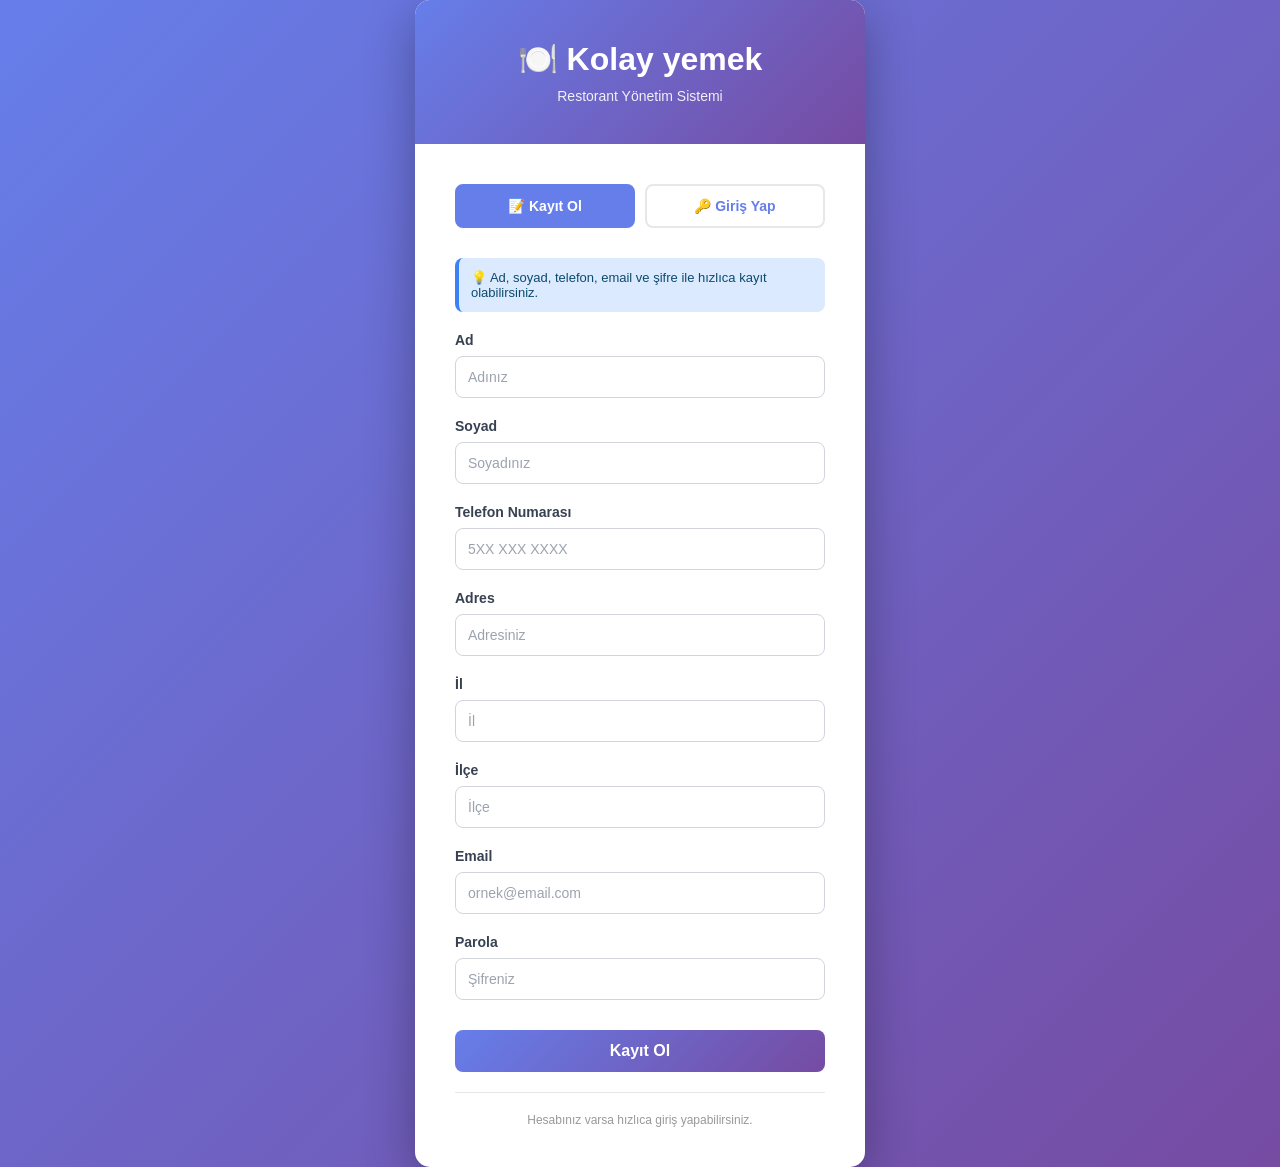
<file: index.html>
<!DOCTYPE html>
<html lang="tr">
<head>
    <meta charset="UTF-8">
    <meta name="viewport" content="width=device-width, initial-scale=1.0">
    <title>Kolay yemek - Restorant Yönetim Sistemi</title>
    <link rel="stylesheet" href="styles.css">
</head>
<body>
    <div class="container">
        <nav class="navbar">
            <h1>🍽️ Kolay yemek</h1>
            <div class="nav-center">
                <button id="customerBtn" class="nav-btn active">👤 Müşteri</button>
                <button id="shopBtn" class="nav-btn">🏪 Dükkan</button>
                <button id="adminBtn" class="nav-btn" style="display: none;">👨‍💼 Admin <span id="notificationBadge" class="notification-badge" style="display: none;"></span></button>
                <button id="openShopBtn" class="nav-btn btn-success" style="display: none;">+ Dükkan Aç</button>
            </div>
            <div class="nav-user">
                <span id="userDisplay" class="user-info"></span>
                <button id="logoutBtn" class="nav-btn btn-logout">Çıkış Yap</button>
            </div>
        </nav>

        <!-- MÜŞTERİ TARAFINDA -->
        <div id="customerPanel" class="panel active">
            <div class="customer-tabs">
                <button class="customer-tab-btn active" data-tab="explore-tab">Keşfet</button>
                <button class="customer-tab-btn" data-tab="orders-tab">Siparişlerim</button>
                <button class="customer-tab-btn" data-tab="profile-tab">Profilim</button>
            </div>

            <!-- KEŞFET SEKMESİ -->
            <div id="explore-tab" class="customer-tab-content active">
                <div class="customer-header">
                    <h2>Restoranları Keşfet</h2>
                    <input type="text" id="searchRestaurant" placeholder="Restorant ara...">
                </div>

                <div id="restaurantList" class="restaurants-grid">
                    <!-- Restoranlar buraya gelecek -->
                </div>
            </div>

            <!-- SİPARİŞLERİM SEKMESİ -->
            <div id="orders-tab" class="customer-tab-content">
                <h2>Siparişlerim</h2>
                <div id="myOrdersList" class="orders-list">
                    <!-- Siparişler buraya gelecek -->
                </div>
            </div>

            <!-- PROFİLİM SEKMESİ -->
            <div id="profile-tab" class="customer-tab-content">
                <h2>Profilim</h2>
                <div id="profileContent"></div>
            </div>

            <!-- Restorant Detayı -->
            <div id="restaurantDetail" class="modal" style="display:none;">
                <div class="modal-content">
                    <span class="close">&times;</span>
                    <div id="detailContent"></div>
                </div>
            </div>

            <!-- Yorum Modal -->
            <div id="reviewModal" class="modal" style="display:none;">
                <div class="modal-content">
                    <span class="close" onclick="closeReviewModal()">&times;</span>
                    <h2>Yorum Yap</h2>
                    <form id="reviewForm" class="form">
                        <input type="hidden" id="reviewOrderId">
                        <input type="hidden" id="reviewRestaurantId">
                        <div class="rating-stars">
                            <label>Puan:</label>
                            <div class="stars">
                                <input type="radio" id="star5" name="rating" value="5"><label for="star5">★</label>
                                <input type="radio" id="star4" name="rating" value="4"><label for="star4">★</label>
                                <input type="radio" id="star3" name="rating" value="3"><label for="star3">★</label>
                                <input type="radio" id="star2" name="rating" value="2"><label for="star2">★</label>
                                <input type="radio" id="star1" name="rating" value="1"><label for="star1">★</label>
                            </div>
                        </div>
                        <textarea id="reviewComment" placeholder="Yorumunuzu yazın..." rows="4"></textarea>
                        <button type="submit" class="btn btn-primary">Yorumu Gönder</button>
                    </form>
                </div>
            </div>

            <!-- Alışveriş Sepeti -->
            <div class="cart-section">
                <h3>🛒 Sepetim</h3>
                <div id="cartItems"></div>
                <div class="cart-total">
                    <strong>Toplam: ₺<span id="cartTotal">0</span></strong>
                </div>
                <button id="checkoutBtn" class="btn btn-success" disabled>Sipariş Ver</button>
            </div>
        </div>

        <!-- DÜKKAN TARAFINDA -->
        <div id="shopPanel" class="panel">
            <div id="shopNotificationBox" class="info-box" style="display:none; margin-bottom: 20px;">
                <div style="display: flex; align-items: center; justify-content: space-between; gap: 10px;">
                    <strong>🔔 İşletme Bildirimleri</strong>
                    <span id="shopNotificationBadge" class="notification-badge" style="display:none;"></span>
                </div>
                <div id="shopNotificationsList" style="margin-top: 15px;"></div>
            </div>
            <div class="admin-tabs">
                <button class="tab-btn active" data-tab="restaurants-tab">Dükkânlar</button>
                <button class="tab-btn" data-tab="foods-tab">Yemekler</button>
                <button class="tab-btn" data-tab="orders-tab">Siparişler</button>
            </div>

            <!-- DÜKKÂNLAR SEKMESİ -->
            <div id="restaurants-tab" class="tab-content active">
                <h3>Dükkânınızı Yönet</h3>
                <form id="restaurantForm" class="form">
                    <input type="hidden" id="restaurantId">
                    <input type="text" id="restaurantName" placeholder="Dükkân Adı" required>
                    <input type="text" id="restaurantDesc" placeholder="Açıklama">
                    <input type="text" id="restaurantPhone" placeholder="Telefon">
                    <input type="file" id="restaurantImageFile" accept="image/*">
                    <button type="submit" class="btn btn-primary">Bilgileri Güncelle</button>
                </form>

                <div id="myShopInfo" class="profile-card" style="margin-top: 20px;"></div>
            </div>

            <!-- YEMEKLER SEKMESİ -->
            <div id="foods-tab" class="tab-content">
                <h3>Yemeklerinizi Yönet</h3>
                <form id="foodForm" class="form">
                    <input type="hidden" id="foodId">
                    <input type="text" id="foodName" placeholder="Yemek Adı" required>
                    <textarea id="foodDesc" placeholder="Açıklama"></textarea>
                    <input type="number" id="foodPrice" placeholder="Fiyat (₺)" step="0.01" required>
                    <input type="file" id="foodImageFile" accept="image/*">
                    <button type="submit" class="btn btn-primary">Yemek Ekle</button>
                    <button type="button" id="cancelFoodEditBtn" class="btn btn-danger" style="display:none;">İptal Et</button>
                </form>

                <table class="table">
                    <thead>
                        <tr>
                            <th>Yemek Adı</th>
                            <th>Resim</th>
                            <th>Açıklama</th>
                            <th>Fiyat</th>
                            <th>İşlemler</th>
                        </tr>
                    </thead>
                    <tbody id="foodTableBody">
                        <!-- Yemekler buraya gelecek -->
                    </tbody>
                </table>
            </div>

            <!-- SİPARİŞLER SEKMESİ -->
            <div id="orders-tab" class="tab-content">
                <h3>Gelen Siparişler</h3>
                <table class="table">
                    <thead>
                        <tr>
                            <th>Sipariş ID</th>
                            <th>Müşteri Telefonu</th>
                            <th>İçerik</th>
                            <th>Toplam (₺)</th>
                            <th>Durum</th>
                            <th>Tarih</th>
                        </tr>
                    </thead>
                    <tbody id="ordersTableBody">
                        <!-- Siparişler buraya gelecek -->
                    </tbody>
                </table>
            </div>
        </div>

        <!-- ADMİN PANELİ -->
        <div id="adminPanel" class="panel">
            <div class="admin-tabs">
                <button class="tab-btn active" data-tab="admin-dashboard">📊 Dashboard</button>
                <button class="tab-btn" data-tab="admin-shops">🏪 Tüm Dükkânlar</button>
                <button class="tab-btn" data-tab="admin-foods">🍽️ Tüm Yemekler</button>
                <button class="tab-btn" data-tab="admin-orders">📦 Tüm Siparişler</button>
                <button class="tab-btn" data-tab="admin-users">👥 Kullanıcılar</button>
                <button class="tab-btn" data-tab="admin-notifications">🔔 Bildirimler</button>
            </div>

            <!-- DASHBOARD -->
            <div id="admin-dashboard" class="tab-content active">
                <h2>📊 Yönetim Paneli</h2>
                <div style="display: grid; grid-template-columns: repeat(auto-fit, minmax(200px, 1fr)); gap: 20px; margin: 20px 0;">
                    <div class="stat-card">
                        <div class="stat-number" id="totalUsers">0</div>
                        <div class="stat-label">Toplam Kullanıcı</div>
                    </div>
                    <div class="stat-card">
                        <div class="stat-number" id="totalShops">0</div>
                        <div class="stat-label">Toplam Dükkân</div>
                    </div>
                    <div class="stat-card">
                        <div class="stat-number" id="totalFoods">0</div>
                        <div class="stat-label">Toplam Yemek</div>
                    </div>
                    <div class="stat-card">
                        <div class="stat-number" id="totalOrders">0</div>
                        <div class="stat-label">Toplam Sipariş</div>
                    </div>
                </div>
            </div>

            <!-- DÜKKÂNLAR -->
            <div id="admin-shops" class="tab-content">
                <h3>🏪 Tüm Dükkânlar</h3>
                <table class="table">
                    <thead>
                        <tr>
                            <th>Dükkân Adı</th>
                            <th>Sahibi</th>
                            <th>Telefon</th>
                            <th>Açılış Tarihi</th>
                            <th>İşlemler</th>
                        </tr>
                    </thead>
                    <tbody id="adminShopsTableBody">
                    </tbody>
                </table>
            </div>

            
            <!-- YEMEKLER -->
            <div id="admin-foods" class="tab-content">
                <h3>🍽️ Tüm Yemekler</h3>
                <table class="table">
                    <thead>
                        <tr>
                            <th>Yemek Adı</th>
                            <th>Dükkân</th>
                            <th>Fiyat</th>
                            <th>Sahibi</th>
                            <th>İşlemler</th>
                        </tr>
                    </thead>
                    <tbody id="adminFoodsTableBody">
                    </tbody>
                </table>
            </div>

            <!-- SİPARİŞLER -->
            <div id="admin-orders" class="tab-content">
                <h3>📦 Tüm Siparişler</h3>
                <table class="table">
                    <thead>
                        <tr>
                            <th>Sipariş ID</th>
                            <th>Müşteri</th>
                            <th>Dükkân</th>
                            <th>İçerik</th>
                            <th>Toplam</th>
                            <th>Durum</th>
                            <th>Tarih</th>
                        </tr>
                    </thead>
                    <tbody id="adminOrdersTableBody">
                    </tbody>
                </table>
            </div>

            <!-- KULLANICILAR -->
            <div id="admin-users" class="tab-content">
                <h3>👥 Kayıtlı Kullanıcılar</h3>
                <table class="table">
                    <thead>
                        <tr>
                            <th>İsim</th>
                            <th>Email</th>
                            <th>Telefon</th>
                            <th>Dükkan Sahibi</th>
                            <th>Kayıt Tarihi</th>
                            <th>İşlemler</th>
                        </tr>
                    </thead>
                    <tbody id="adminUsersTableBody">
                    </tbody>
                </table>
            </div>

            <!-- BİLDİRİMLER -->
            <div id="admin-notifications" class="tab-content">
                <h3>🔔 Bildirim Geçmişi</h3>
                <div id="notificationsList" class="notifications-container">
                    <!-- Bildirimler buraya gelecek -->
                </div>
            </div>
        </div>
    </div>

    <script src="app.js"></script>
</body>
</html>
</file>
<file: styles.css>
* {
    margin: 0;
    padding: 0;
    box-sizing: border-box;
}

body {
    font-family: 'Segoe UI', Tahoma, Geneva, Verdana, sans-serif;
    background: linear-gradient(135deg, #667eea 0%, #764ba2 100%);
    min-height: 100vh;
    color: #333;
}

.container {
    max-width: 1200px;
    margin: 0 auto;
    background: white;
    border-radius: 10px;
    box-shadow: 0 10px 40px rgba(0, 0, 0, 0.2);
    min-height: 100vh;
    display: flex;
    flex-direction: column;
}

/* NAVİGASYON */
.navbar {
    display: flex;
    justify-content: space-between;
    align-items: center;
    padding: 20px;
    background: linear-gradient(135deg, #667eea 0%, #764ba2 100%);
    color: white;
    border-radius: 10px 10px 0 0;
    gap: 20px;
}

.navbar h1 {
    font-size: 28px;
    min-width: max-content;
}

.nav-center {
    display: flex;
    gap: 10px;
    flex: 1;
}

.nav-user {
    display: flex;
    align-items: center;
    gap: 15px;
    min-width: max-content;
}

.user-info {
    font-size: 13px;
    background: rgba(255, 255, 255, 0.2);
    padding: 6px 12px;
    border-radius: 20px;
}

.nav-buttons {
    display: flex;
    gap: 10px;
}

.nav-btn {
    padding: 10px 20px;
    border: none;
    background: rgba(255, 255, 255, 0.2);
    color: white;
    cursor: pointer;
    border-radius: 5px;
    font-size: 14px;
    transition: all 0.3s ease;
}

.nav-btn:hover {
    background: rgba(255, 255, 255, 0.4);
}

.nav-btn.active {
    background: white;
    color: #667eea;
    font-weight: bold;
}

.btn-logout {
    background: rgba(255, 100, 100, 0.3) !important;
}

.btn-logout:hover {
    background: rgba(255, 100, 100, 0.6) !important;
}

/* PANEL YAPISI */
.panel {
    display: none;
    padding: 30px;
    flex: 1;
}

.panel.active {
    display: block;
}

/* MÜŞTERİ PANEL */
.customer-tabs, .admin-tabs {
    display: flex;
    gap: 10px;
    margin-bottom: 20px;
    border-bottom: 2px solid #eee;
}

.customer-tab-btn, .tab-btn {
    padding: 12px 20px;
    border: none;
    background: none;
    border-bottom: 3px solid transparent;
    color: #666;
    cursor: pointer;
    font-size: 14px;
    font-weight: 500;
    transition: all 0.3s ease;
}

.customer-tab-btn:hover, .tab-btn:hover {
    color: #667eea;
}

.customer-tab-btn.active, .tab-btn.active {
    border-bottom-color: #667eea;
    color: #667eea;
}

.customer-tab-content, .tab-content {
    display: none;
}

.customer-tab-content.active, .tab-content.active {
    display: block;
}

/* MÜŞTERİ HEADER */
.customer-header {
    margin-bottom: 20px;
}

.customer-header h2 {
    margin-bottom: 15px;
    color: #333;
}

.customer-header input {
    width: 100%;
    padding: 10px;
    border: 1px solid #ddd;
    border-radius: 5px;
    font-size: 14px;
}

/* RESToRANLAR GRID */
.restaurants-grid {
    display: grid;
    grid-template-columns: repeat(auto-fill, minmax(250px, 1fr));
    gap: 20px;
    margin-bottom: 30px;
}

.restaurant-card {
    background: #f9f9f9;
    border: 1px solid #ddd;
    border-radius: 8px;
    padding: 20px;
    cursor: pointer;
    transition: all 0.3s ease;
    box-shadow: 0 2px 8px rgba(0, 0, 0, 0.1);
}

.restaurant-card:hover {
    transform: translateY(-5px);
    box-shadow: 0 5px 15px rgba(0, 0, 0, 0.2);
    border-color: #667eea;
}

.restaurant-card h3 {
    color: #667eea;
    margin-bottom: 8px;
}

.restaurant-card img {
    width: 100%;
    height: 160px;
    object-fit: cover;
    border-radius: 8px;
    margin-bottom: 15px;
}

.detail-image {
    width: 100%;
    max-height: 280px;
    object-fit: cover;
    border-radius: 12px;
    margin-bottom: 20px;
}

.restaurant-card p {
    font-size: 13px;
    color: #666;
    margin-bottom: 10px;
}

.restaurant-card .phone {
    color: #764ba2;
    font-weight: 500;
}

/* FORMLAR */
.form {
    background: #f9f9f9;
    padding: 20px;
    border-radius: 8px;
    margin-bottom: 25px;
    display: flex;
    flex-direction: column;
    gap: 10px;
}

.form input, .form textarea, .form select {
    padding: 12px;
    border: 1px solid #ddd;
    border-radius: 5px;
    font-size: 14px;
    font-family: inherit;
}

.form input:focus, .form textarea:focus, .form select:focus {
    outline: none;
    border-color: #667eea;
    box-shadow: 0 0 5px rgba(102, 126, 234, 0.3);
}

/* BUTONLAR */
.btn {
    padding: 12px 20px;
    border: none;
    border-radius: 5px;
    cursor: pointer;
    font-size: 14px;
    font-weight: 500;
    transition: all 0.3s ease;
    display: inline-block;
    text-align: center;
}

.btn-primary {
    background: #667eea;
    color: white;
}

.btn-primary:hover {
    background: #5568d3;
    transform: translateY(-2px);
}

.btn-success {
    background: #10b981 !important;
    color: white !important;
}

.btn-success:hover {
    background: #059669 !important;
}

.btn-success:disabled {
    background: #ccc;
    cursor: not-allowed;
}

.btn-danger {
    background: #ef4444;
    color: white;
}

.btn-danger:hover {
    background: #dc2626;
}

.btn-warning {
    background: #f59e0b;
    color: white;
}

.btn-warning:hover {
    background: #d97706;
}

.btn-info {
    background: #3b82f6;
    color: white;
}

.btn-info:hover {
    background: #2563eb;
}

/* TABLOLAR */
.table {
    width: 100%;
    border-collapse: collapse;
    margin-top: 20px;
    background: white;
}

.table thead {
    background: #f3f4f6;
}

.table th {
    padding: 15px;
    text-align: left;
    font-weight: 600;
    border-bottom: 2px solid #e5e7eb;
    color: #374151;
}

.table td {
    padding: 12px 15px;
    border-bottom: 1px solid #e5e7eb;
}

.table tbody tr:hover {
    background: #f9fafb;
}

.action-buttons {
    display: flex;
    gap: 8px;
}

.action-buttons button {
    padding: 6px 12px;
    font-size: 12px;
}

/* SEPETİM SEKSİYONU */
.cart-section {
    background: #f3f4f6;
    padding: 20px;
    border-radius: 8px;
    margin-top: 20px;
}

.cart-section h3 {
    margin-bottom: 15px;
    color: #333;
}

#cartItems {
    max-height: 300px;
    overflow-y: auto;
    margin-bottom: 15px;
}

.cart-item {
    background: white;
    padding: 12px;
    margin-bottom: 10px;
    border-radius: 5px;
    display: flex;
    justify-content: space-between;
    align-items: center;
    border: 1px solid #e5e7eb;
}

.cart-item-info {
    flex: 1;
}

.cart-item-name {
    font-weight: 600;
    color: #333;
}

.cart-item-price {
    color: #667eea;
    font-weight: 500;
}

.cart-item-remove {
    background: #ef4444;
    color: white;
    border: none;
    padding: 6px 10px;
    border-radius: 3px;
    cursor: pointer;
    font-size: 12px;
}

.cart-total {
    background: white;
    padding: 15px;
    border-radius: 5px;
    margin-bottom: 15px;
    font-size: 18px;
    border: 2px solid #667eea;
}

#checkoutBtn {
    width: 100%;
}

/* MODAL */
.modal {
    position: fixed;
    z-index: 1000;
    left: 0;
    top: 0;
    width: 100%;
    height: 100%;
    background: rgba(0, 0, 0, 0.4);
    display: flex;
    align-items: center;
    justify-content: center;
}

.modal-content {
    background: white;
    padding: 30px;
    border-radius: 10px;
    max-width: 600px;
    max-height: 80vh;
    overflow-y: auto;
    box-shadow: 0 10px 40px rgba(0, 0, 0, 0.3);
    position: relative;
}

.payment-option {
    display: flex;
    align-items: center;
    gap: 10px;
    padding: 12px 16px;
    border: 1px solid #ddd;
    border-radius: 8px;
    background: #ffffff;
    cursor: pointer;
}

.payment-option input {
    accent-color: #667eea;
}

.payment-details {
    display: flex;
    flex-direction: column;
    gap: 10px;
}
.payment-details.hidden {
    display: none;
}
.close:hover {
    color: #333;
}

.detail-header {
    margin-bottom: 20px;
    padding-bottom: 15px;
    border-bottom: 2px solid #e5e7eb;
}

.detail-header h2 {
    color: #667eea;
    margin-bottom: 5px;
}

.detail-header p {
    color: #666;
    font-size: 14px;
}

.foods-list {
    margin-top: 20px;
}

.food-item {
    background: #f9f9f9;
    padding: 15px;
    margin-bottom: 15px;
    border-radius: 5px;
    border: 1px solid #e5e7eb;
}

.food-item img {
    width: 100%;
    max-height: 180px;
    object-fit: cover;
    border-radius: 8px;
    margin-bottom: 12px;
}

.food-item h4 {
    color: #333;
    margin-bottom: 5px;
}

.food-item .description {
    font-size: 13px;
    color: #666;
    margin-bottom: 8px;
}

.food-item-footer {
    display: flex;
    justify-content: space-between;
    align-items: center;
}

.food-price {
    font-size: 18px;
    font-weight: bold;
    color: #667eea;
}

.add-to-cart-btn {
    background: #10b981;
    color: white;
    border: none;
    padding: 8px 15px;
    border-radius: 5px;
    cursor: pointer;
    font-size: 13px;
}

.add-to-cart-btn:hover {
    background: #059669;
}

/* SİPARİŞLER LİSTESİ */
.orders-list {
    display: grid;
    grid-template-columns: repeat(auto-fill, minmax(400px, 1fr));
    gap: 20px;
}

.order-card {
    background: #f9f9f9;
    border: 2px solid #e5e7eb;
    border-radius: 8px;
    padding: 20px;
}

.order-card h3 {
    color: #667eea;
    margin-bottom: 10px;
}

.order-details {
    font-size: 13px;
    color: #666;
    margin-bottom: 10px;
}

.order-details p {
    margin-bottom: 5px;
}

.order-items {
    background: white;
    padding: 10px;
    border-radius: 5px;
    margin: 10px 0;
    font-size: 13px;
}

.order-status {
    display: inline-block;
    padding: 6px 12px;
    border-radius: 20px;
    font-size: 12px;
    font-weight: 600;
    margin-top: 10px;
}

.status-pending {
    background: #fef3c7;
    color: #92400e;
}

.status-confirmed {
    background: #dbeafe;
    color: #0c4a6e;
}

.status-preparing {
    background: #fef3c7;
    color: #92400e;
}

.status-onway {
    background: #dbeafe;
    color: #1e40af;
}

.status-delivered {
    background: #dcfce7;
    color: #15803d;
}

/* SİPARİŞ TAKİP */
.order-tracking {
    margin: 15px 0;
}

.tracking-progress {
    height: 4px;
    background: #10b981;
    border-radius: 2px;
    transition: width 0.3s ease;
}

.tracking-steps {
    display: flex;
    justify-content: space-between;
    margin-top: 8px;
    position: relative;
}

.tracking-step {
    display: flex;
    flex-direction: column;
    align-items: center;
    flex: 1;
    position: relative;
}

.step-dot {
    width: 12px;
    height: 12px;
    border-radius: 50%;
    background: #d1d5db;
    border: 2px solid #e5e7eb;
    transition: all 0.3s ease;
}

.tracking-step.active .step-dot {
    background: #10b981;
    border-color: #10b981;
}

.step-label {
    font-size: 10px;
    color: #6b7280;
    margin-top: 4px;
    text-align: center;
}

.tracking-step.active .step-label {
    color: #10b981;
    font-weight: 600;
}

/* PROFİL */
.profile-card {
    background: #f9f9f9;
    border: 1px solid #e5e7eb;
    padding: 25px;
    border-radius: 8px;
    max-width: 500px;
}

.profile-field {
    margin-bottom: 20px;
}

.profile-field label {
    display: block;
    font-weight: 600;
    color: #374151;
    margin-bottom: 5px;
}

.profile-field input {
    width: 100%;
    padding: 10px;
    border: 1px solid #d1d5db;
    border-radius: 5px;
}

.profile-actions {
    display: flex;
    gap: 10px;
}

.profile-actions button {
    flex: 1;
}

.admin-hint, .info-box {
    background: #dbeafe;
    padding: 12px;
    border-radius: 8px;
    font-size: 13px;
    color: #0c4a6e;
    margin-bottom: 20px;
    border-left: 4px solid #3b82f6;
}

/* STAT CARDS */
.stat-card {
    background: linear-gradient(135deg, #667eea 0%, #764ba2 100%);
    color: white;
    padding: 25px;
    border-radius: 10px;
    text-align: center;
    box-shadow: 0 5px 15px rgba(0, 0, 0, 0.1);
}

.stat-number {
    font-size: 36px;
    font-weight: bold;
    margin-bottom: 10px;
}

.stat-label {
    font-size: 14px;
    opacity: 0.9;
}

/* BİLDİRİM ROZETİ */
.notification-badge {
    background: #ef4444;
    color: white;
    border-radius: 50%;
    padding: 2px 6px;
    font-size: 10px;
    font-weight: bold;
    margin-left: 5px;
    min-width: 16px;
    text-align: center;
}

/* BİLDİRİM LİSTESİ */
.notifications-container {
    max-height: 600px;
    overflow-y: auto;
    background: white;
    border-radius: 8px;
    border: 1px solid #e5e7eb;
}

.notification-item {
    padding: 15px;
    border-bottom: 1px solid #e5e7eb;
    transition: background-color 0.3s ease;
}

.notification-item:hover {
    background: #f9fafb;
}

.notification-item.unread {
    background: #dbeafe;
    border-left: 4px solid #3b82f6;
}

.notification-item h4 {
    margin: 0 0 5px 0;
    color: #1f2937;
    font-size: 16px;
}

.notification-item p {
    margin: 5px 0;
    color: #6b7280;
    font-size: 14px;
}

.notification-item .timestamp {
    font-size: 12px;
    color: #9ca3af;
    margin-top: 5px;
}
@media (max-width: 1200px) {
    .container {
        max-width: 100%;
        margin: 0;
    }
}

@media (max-width: 1024px) {
    .restaurants-grid {
        grid-template-columns: repeat(auto-fill, minmax(200px, 1fr));
        gap: 15px;
    }
    
    .orders-list {
        grid-template-columns: repeat(auto-fill, minmax(350px, 1fr));
    }
}

@media (max-width: 768px) {
    .container {
        border-radius: 0;
    }

    .navbar {
        flex-direction: column;
        gap: 15px;
        border-radius: 0;
        padding: 15px;
    }

    .navbar h1 {
        font-size: 24px;
    }

    .nav-center, .nav-user {
        width: 100%;
        justify-content: center;
    }

    .nav-center {
        flex-wrap: wrap;
    }

    .nav-btn {
        padding: 8px 16px;
        font-size: 13px;
    }

    .panel {
        padding: 20px;
    }

    .customer-tabs, .admin-tabs {
        flex-wrap: wrap;
        gap: 8px;
    }

    .customer-tab-btn, .tab-btn {
        padding: 10px 15px;
        font-size: 13px;
    }

    .restaurants-grid {
        grid-template-columns: 1fr;
        gap: 15px;
    }

    .orders-list {
        grid-template-columns: 1fr;
    }

    .table {
        font-size: 12px;
        overflow-x: auto;
        display: block;
        white-space: nowrap;
    }

    .table th, .table td {
        padding: 8px 10px;
        min-width: 80px;
    }

    .action-buttons {
        flex-direction: column;
        gap: 5px;
    }

    .form {
        gap: 8px;
        padding: 15px;
    }

    .cart-section {
        padding: 15px;
        margin-top: 15px;
    }

    .cart-item {
        flex-direction: column;
        align-items: flex-start;
        gap: 8px;
    }

    .cart-item-info {
        width: 100%;
    }

    .modal-content {
        margin: 10px;
        padding: 20px;
        max-width: none;
        max-height: 90vh;
    }

    .stat-card {
        padding: 20px;
    }

    .stat-number {
        font-size: 28px;
    }

    .stat-label {
        font-size: 13px;
    }
}

@media (max-width: 480px) {
    .navbar {
        padding: 10px;
    }

    .navbar h1 {
        font-size: 20px;
    }

    .nav-btn {
        padding: 6px 12px;
        font-size: 12px;
    }

    .user-info {
        font-size: 11px;
        padding: 4px 8px;
    }

    .panel {
        padding: 15px;
    }

    .customer-header h2 {
        font-size: 18px;
    }

    .restaurant-card {
        padding: 15px;
    }

    .restaurant-card img {
        height: 120px;
    }

    .detail-image {
        max-height: 200px;
    }

    .food-item {
        padding: 12px;
    }

    .food-item img {
        max-height: 120px;
    }

    .order-card {
        padding: 15px;
    }

    .profile-card {
        padding: 20px;
    }

    .stat-card {
        padding: 15px;
    }

    .stat-number {
        font-size: 24px;
    }

    .stat-label {
        font-size: 12px;
    }

    .table th, .table td {
        padding: 6px 8px;
        font-size: 11px;
    }

    .btn {
        padding: 10px 16px;
        font-size: 13px;
    }

    .form input, .form textarea {
        padding: 10px;
        font-size: 13px;
    }
}

/* YORUM SİSTEMİ */
.reviews-section {
    margin-top: 30px;
    padding-top: 20px;
    border-top: 1px solid #e5e7eb;
}

.reviews-section h3 {
    color: #667eea;
    margin-bottom: 15px;
}

.review-item {
    background: #f9fafb;
    padding: 15px;
    border-radius: 8px;
    margin-bottom: 10px;
}

.review-header {
    display: flex;
    justify-content: space-between;
    align-items: center;
    margin-bottom: 8px;
}

.review-stars {
    color: #fbbf24;
    font-size: 16px;
}

.review-date {
    font-size: 12px;
    color: #6b7280;
}

.review-comment {
    margin-top: 8px;
    color: #374151;
    line-height: 1.5;
}

/* YORUM MODALI */
.rating-stars {
    margin-bottom: 15px;
}

.rating-stars label {
    display: block;
    margin-bottom: 8px;
    font-weight: 600;
}

.stars {
    display: flex;
    gap: 5px;
}

.stars input[type="radio"] {
    display: none;
}

.stars label {
    font-size: 30px;
    color: #d1d5db;
    cursor: pointer;
    transition: color 0.2s;
}

.stars input[type="radio"]:checked ~ label,
.stars label:hover,
.stars label:hover ~ label {
    color: #fbbf24;
}

.stars input[type="radio"]:checked ~ label {
    color: #fbbf24;
}
</file>
